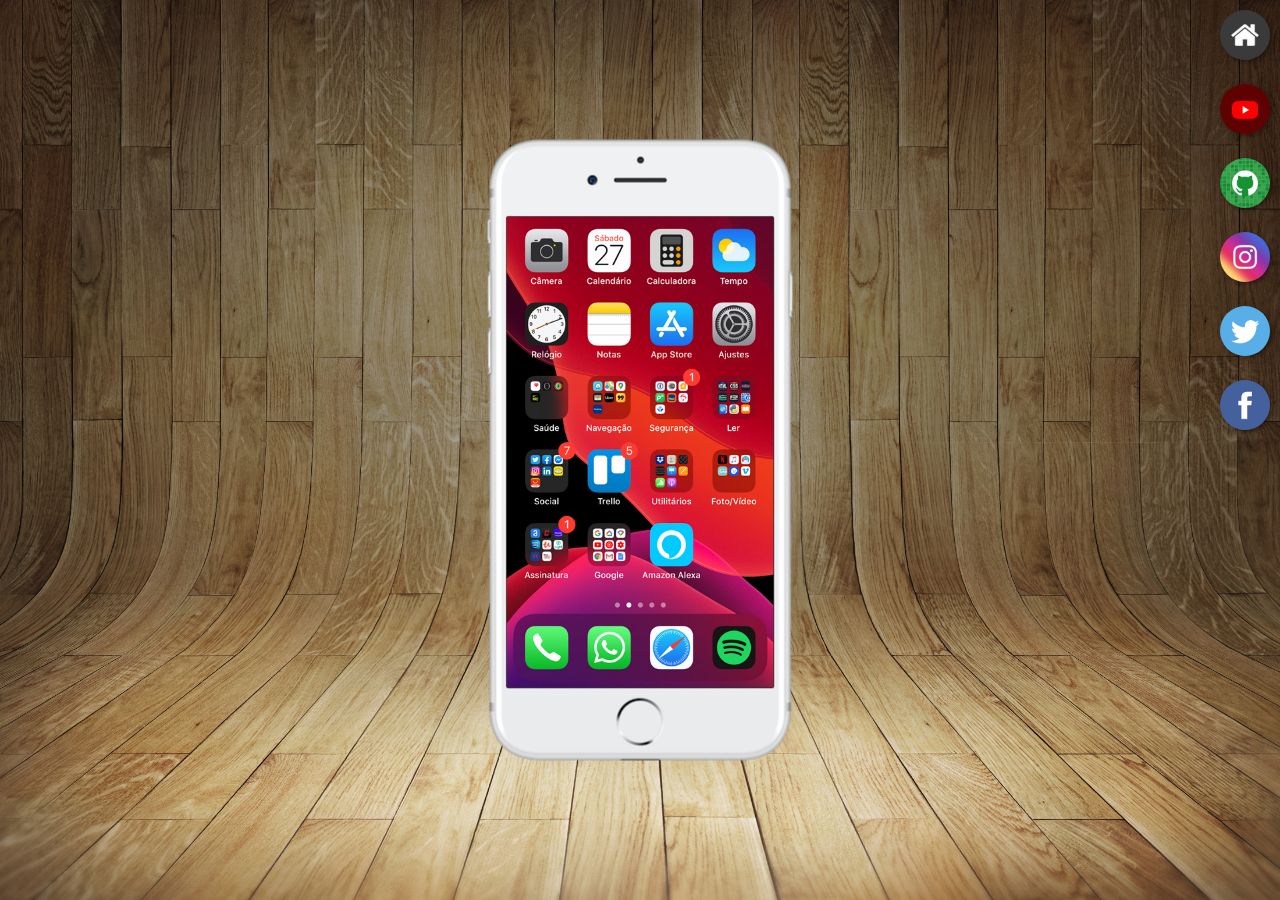
<file: index.html>
<!DOCTYPE html>
<html lang="pt-br">
<head>
    <meta charset="UTF-8">
    <meta name="viewport" content="width=device-width, initial-scale=1.0">
    <link rel="shortcut icon" href="favicon.ico" type="image/x-icon">
    <link rel="stylesheet" href="estilos/style.css">
    <title>Projeto Redes Sociais</title>
</head>
<body>
    <main>
        <section id="telefone">
            <iframe src="home.html" name="tela" id="tela" frameborder="0">Seu navegador não é compatível com isso</iframe>

        </section>
        <section id="redes-sociais">
            <a href="home.html" target="tela"><img src="imagens/logo-home.jpg" alt="home"></a><br>                      
            <a href="youtube.html" target="tela"><img src="imagens/logo-youtube.jpg" alt="youtube"></a><br>                
            <a href="github.html" target="tela"><img src="imagens/logo-github.jpg" alt="github"></a><br>
            <a href="home.html" target="tela"><img src="imagens/logo-instagram.jpg" alt="instagram"></a><br>
            <a href="home.html" target="tela"><img src="imagens/logo-twitter.jpg" alt="twitter"></a><br>
            <a href="home.html" target="tela"><img src="imagens/logo-facebook.jpg" alt="facebook"></a>

        </section>
    </main>
</body>
</html>
</file>
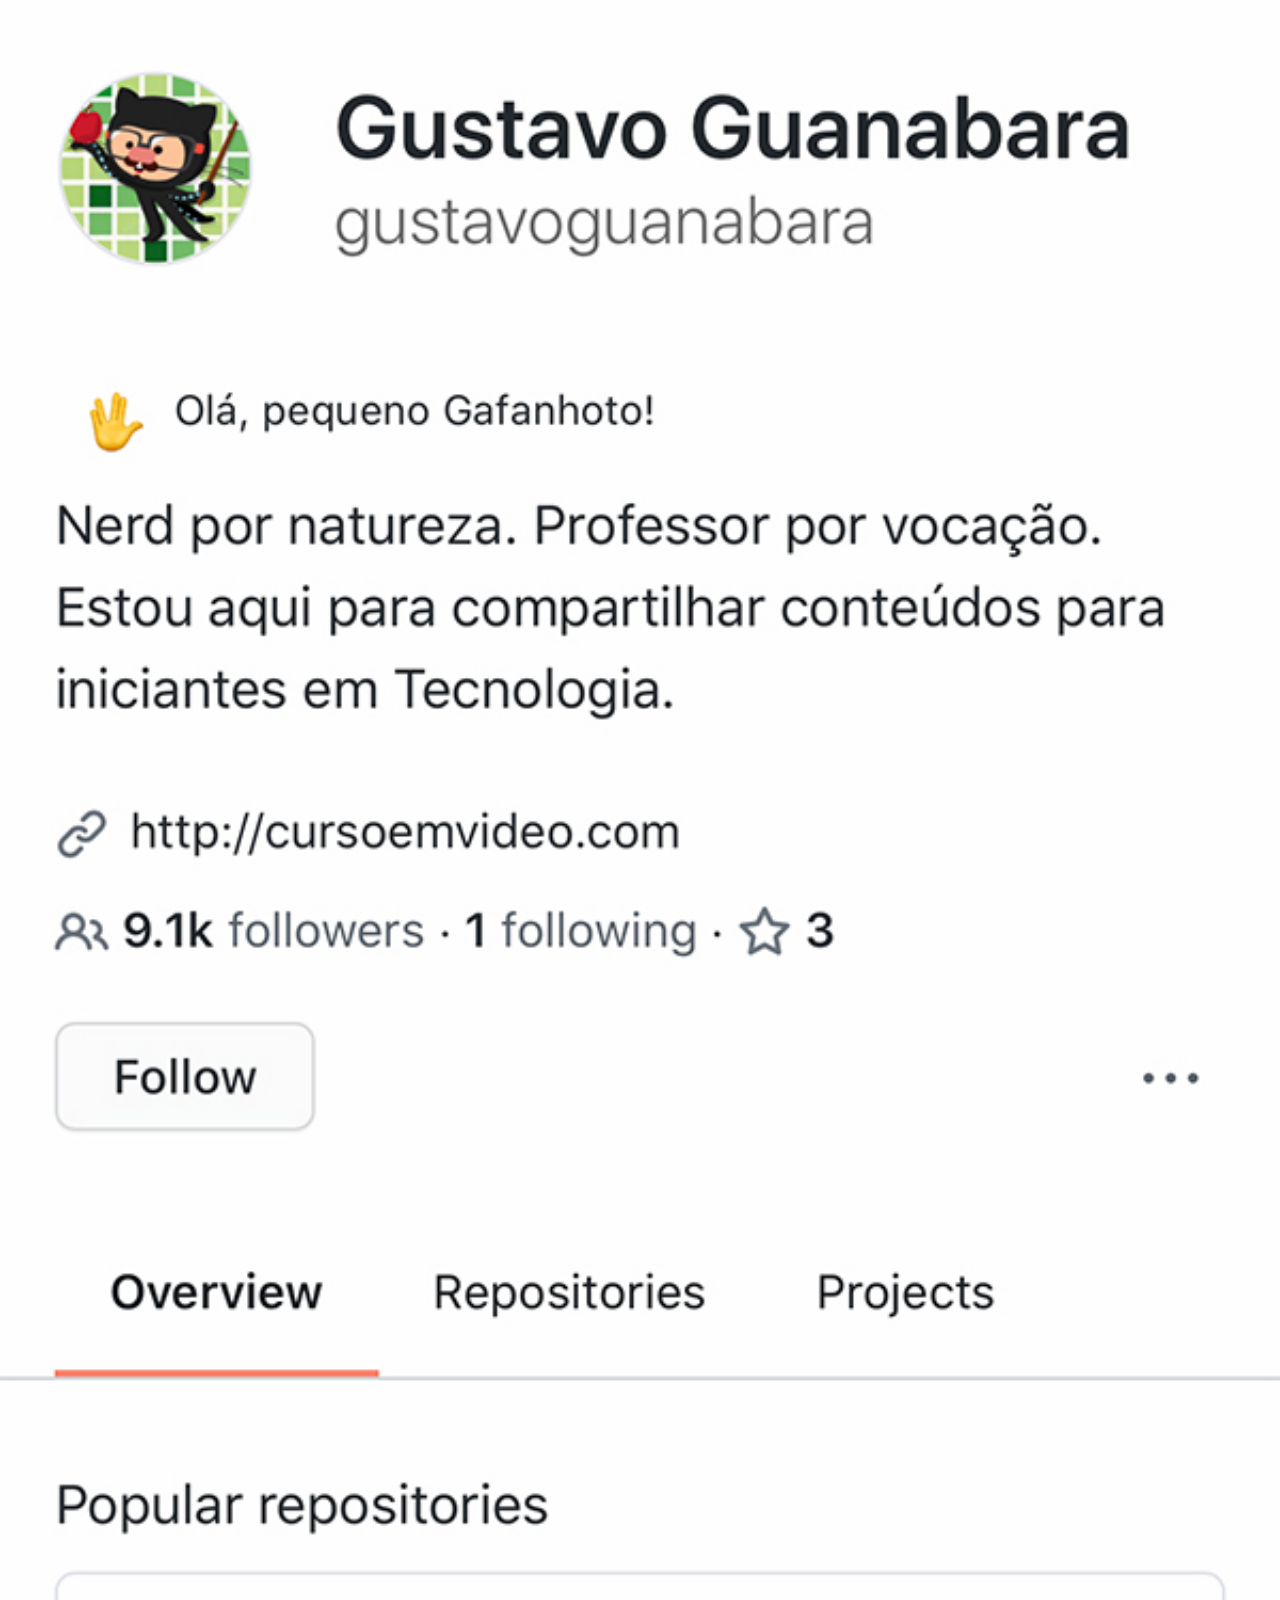
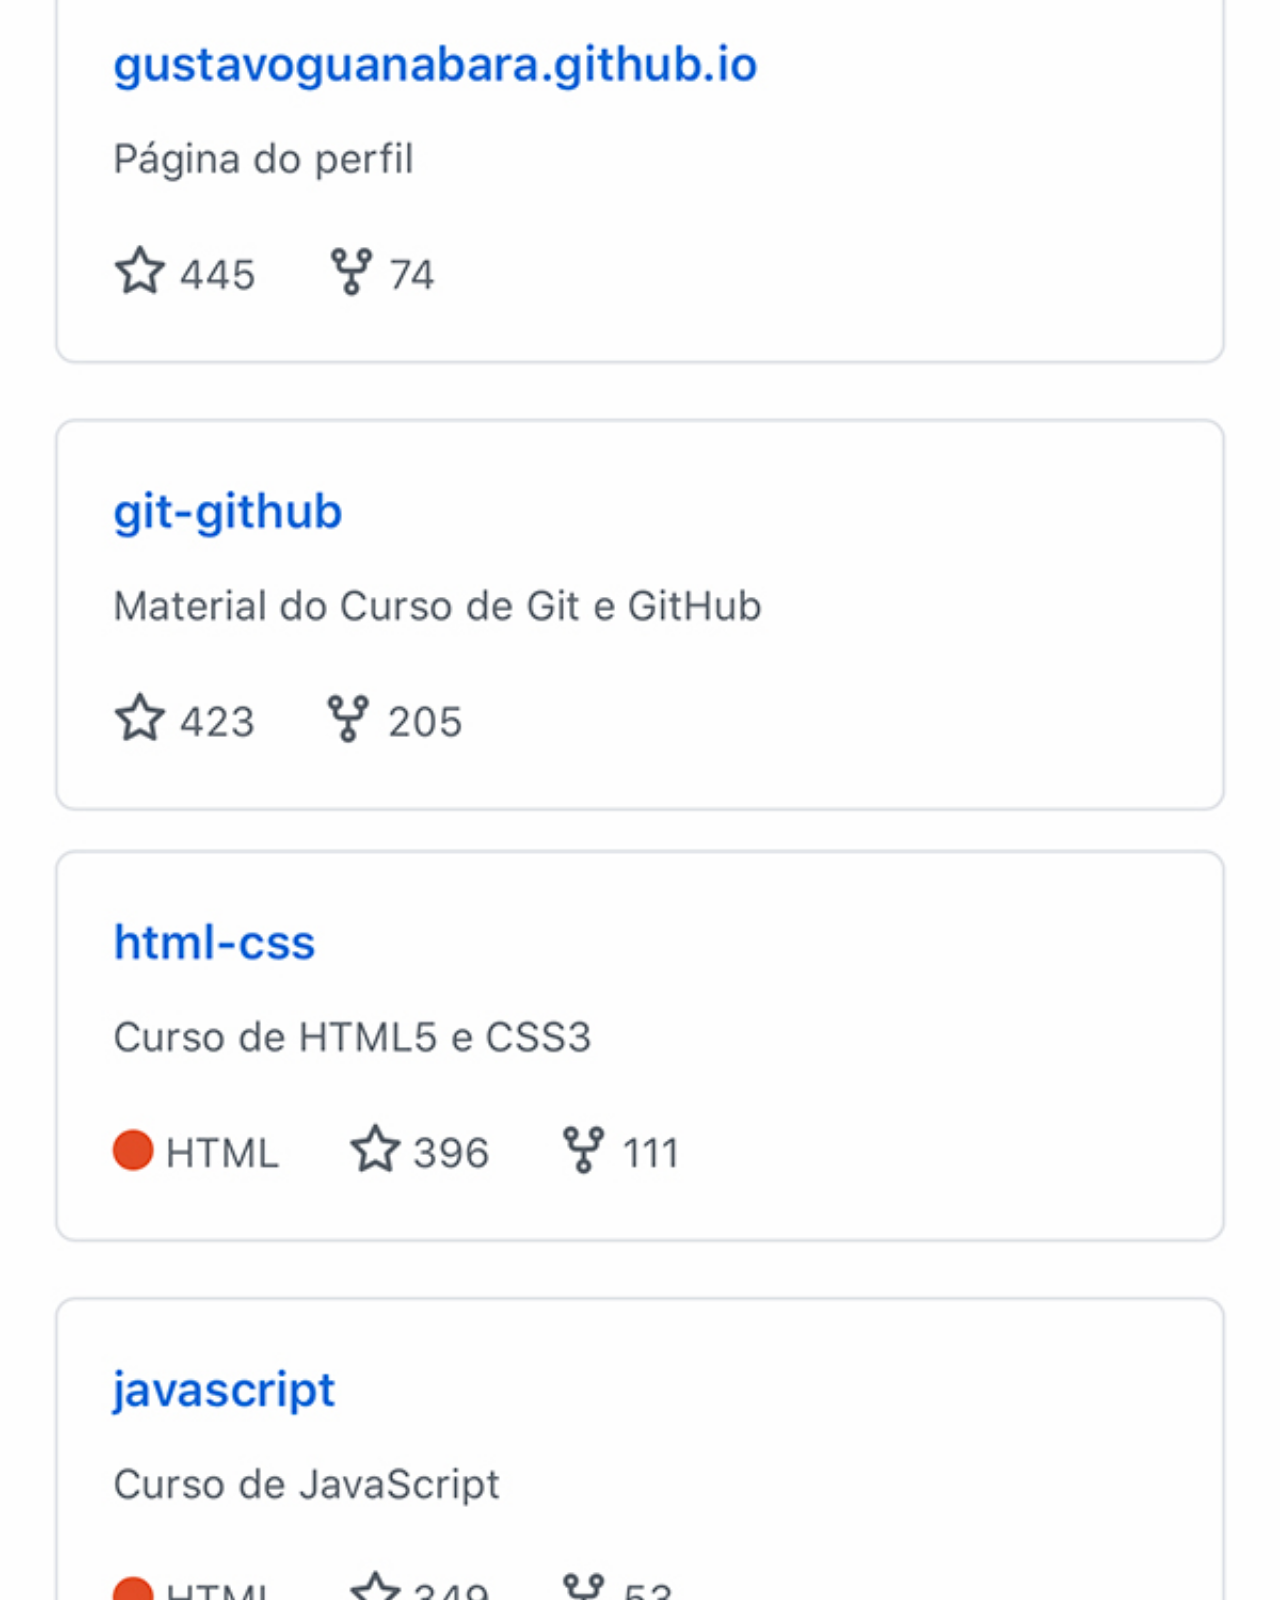
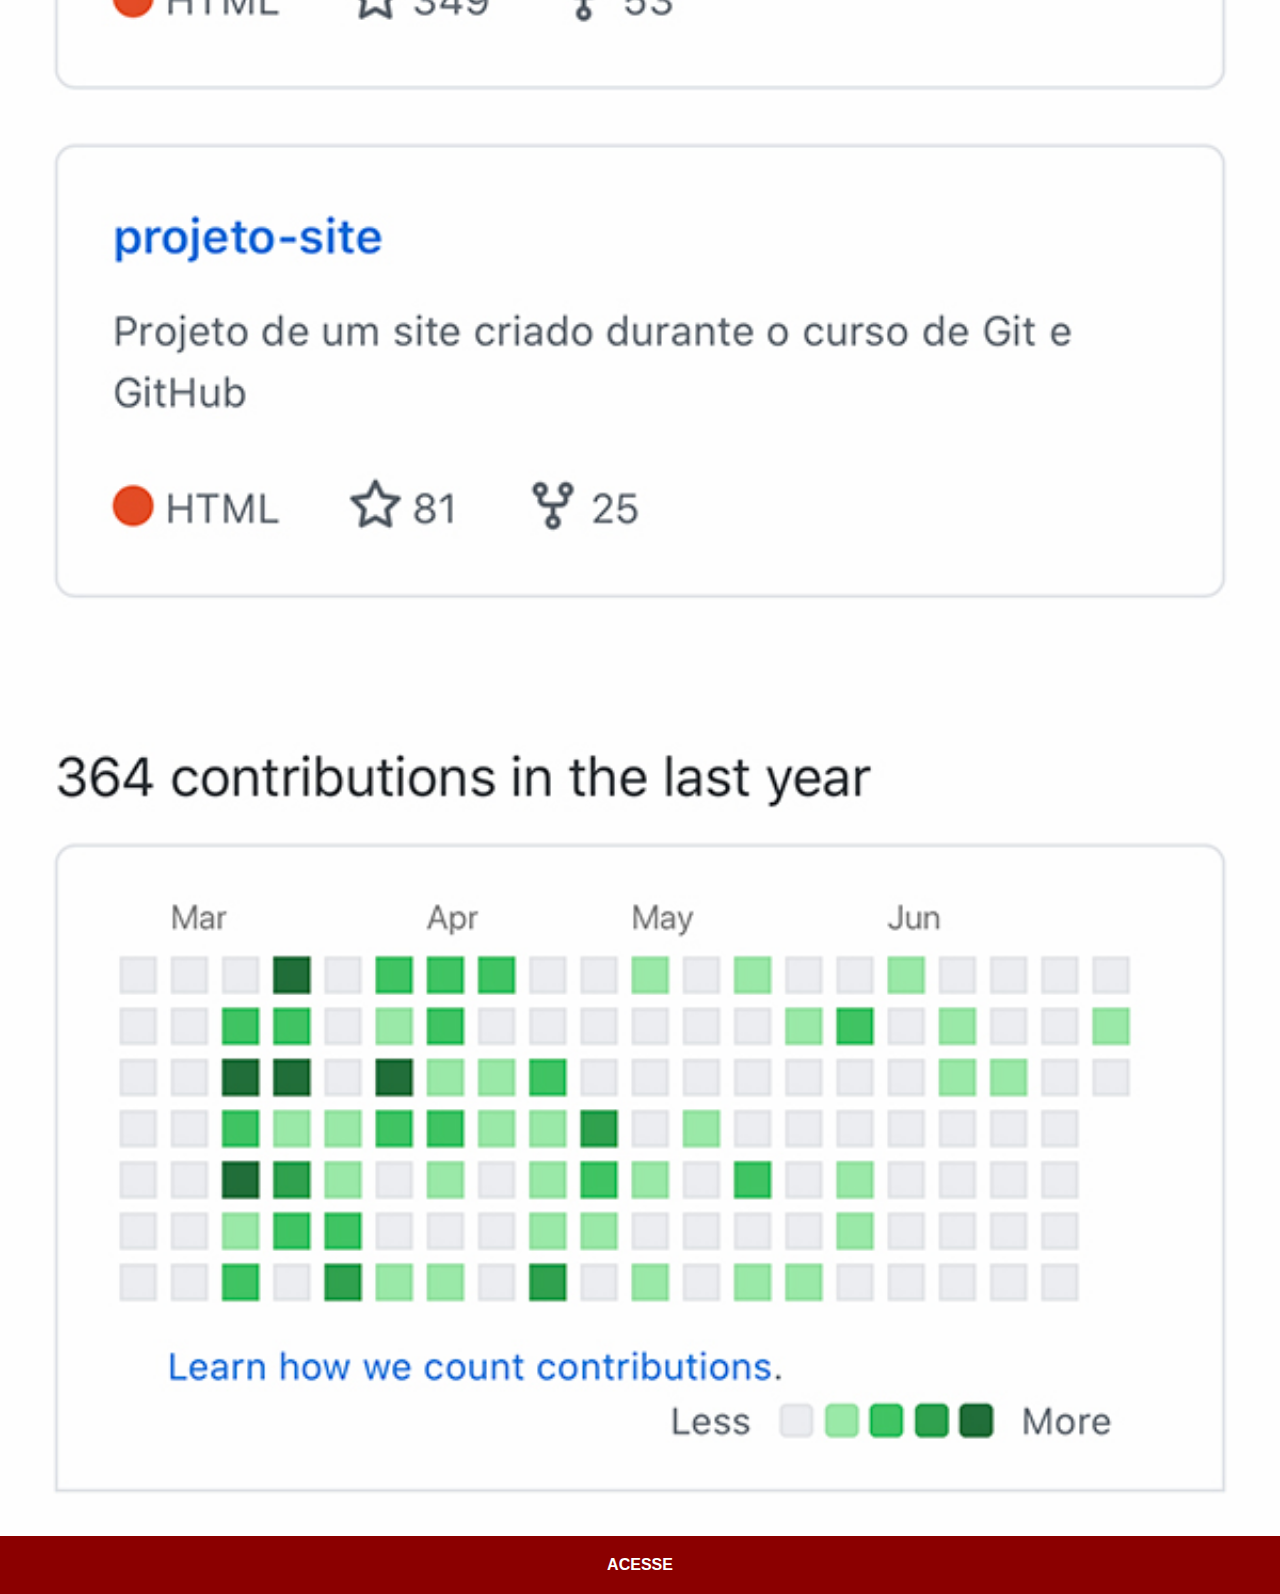
<file: github.html>
<!DOCTYPE html>
<html lang="pt-br">
<head>
    <meta charset="UTF-8">
    <meta name="viewport" content="width=device-width, initial-scale=1.0">
    <link rel="stylesheet" href="estilos/sociais.css">
    <title>GitHub</title>
</head>
<body>
    <img src="imagens/tela-github.jpg" alt="github">
    <a href="https://github.com/gustavoguanabara" target="_blank">ACESSE</a>
</body>
</html>
</file>
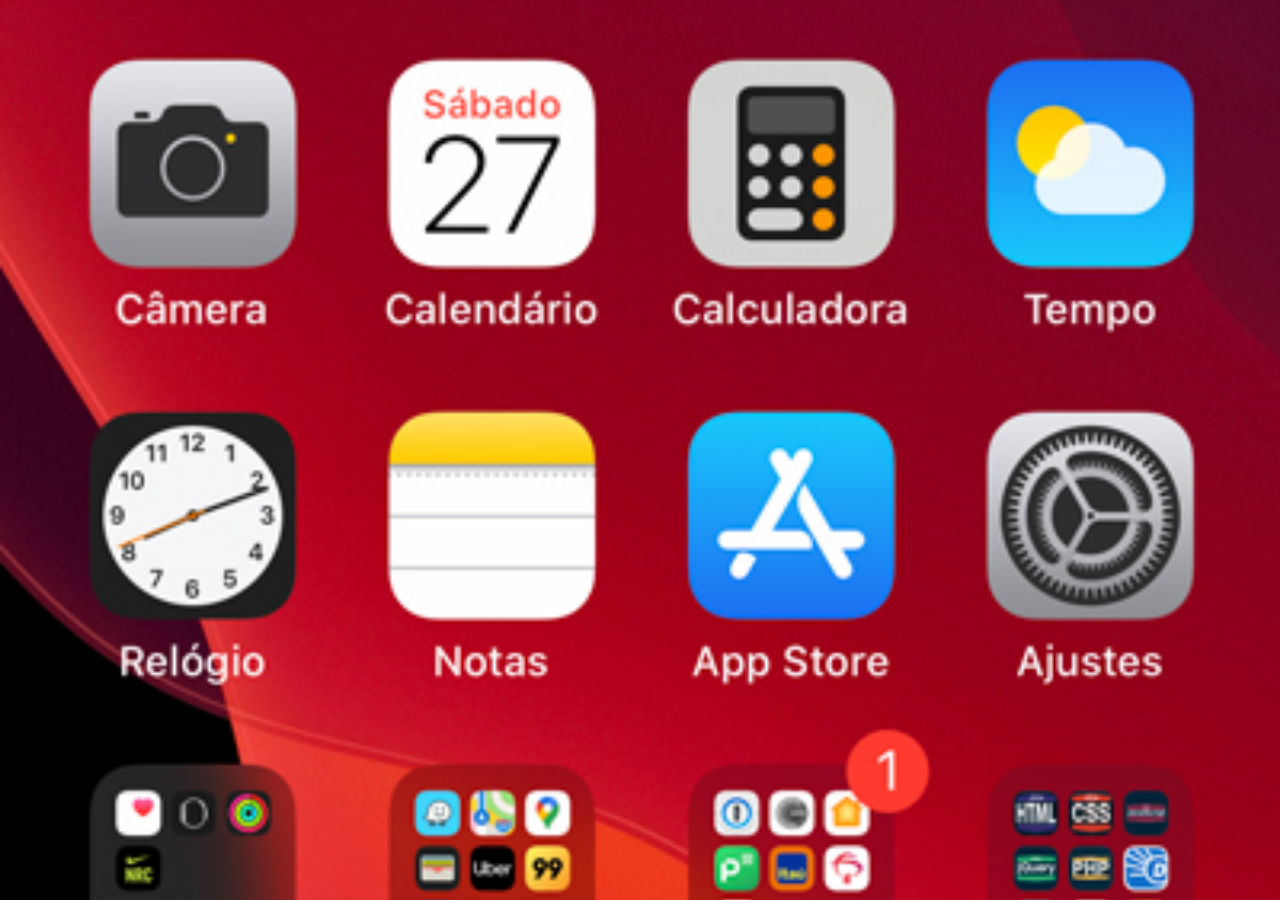
<file: home.html>
<!DOCTYPE html>
<html lang="pr-br">
<head>
    <meta charset="UTF-8">
    <meta name="viewport" content="width=device-width, initial-scale=1.0">
    <title>Home</title>
</head>
<style>
    *{
        margin: 0px;
        padding: 0px;
    }

    body{
        width: 100vw;
        height: 100vh;
        background: black url(imagens/tela-home.jpg) no-repeat top center;
        background-size: cover;
    }
</style>
<body>
    
</body>
</html>
</file>
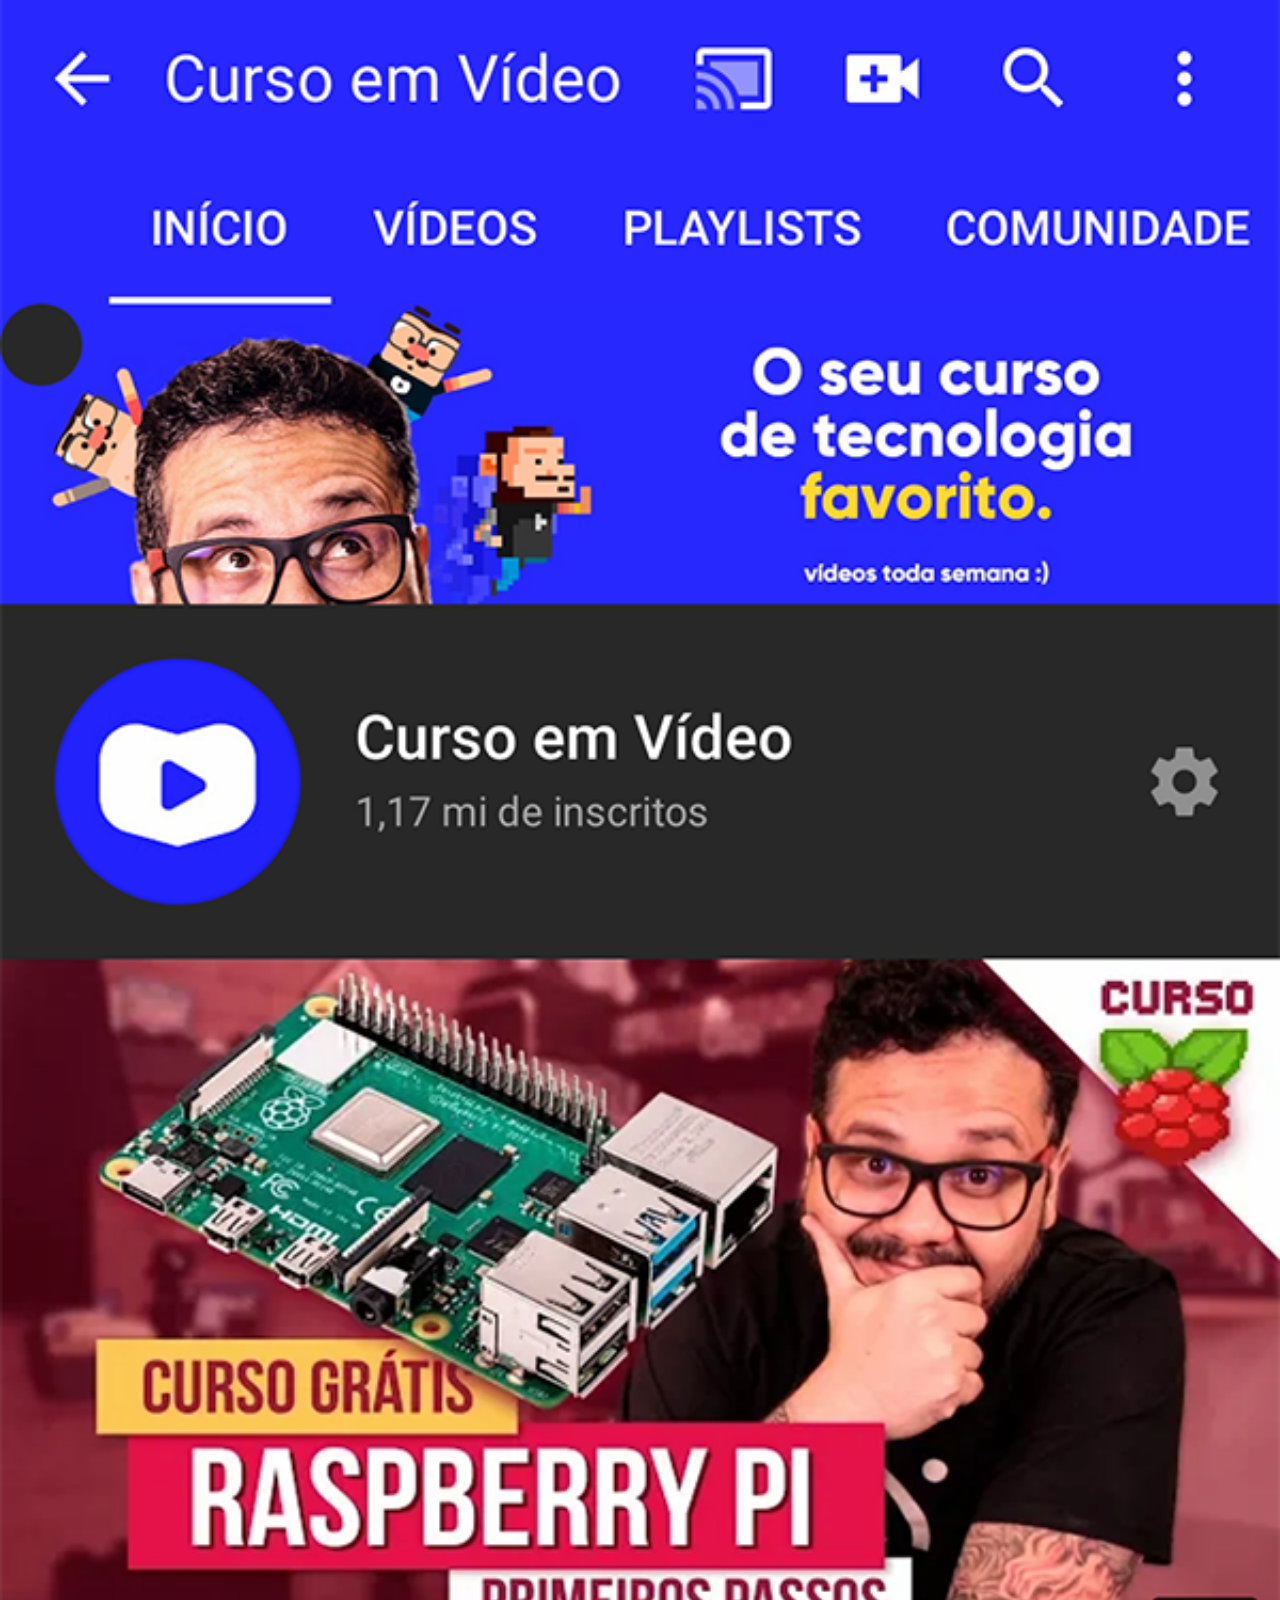
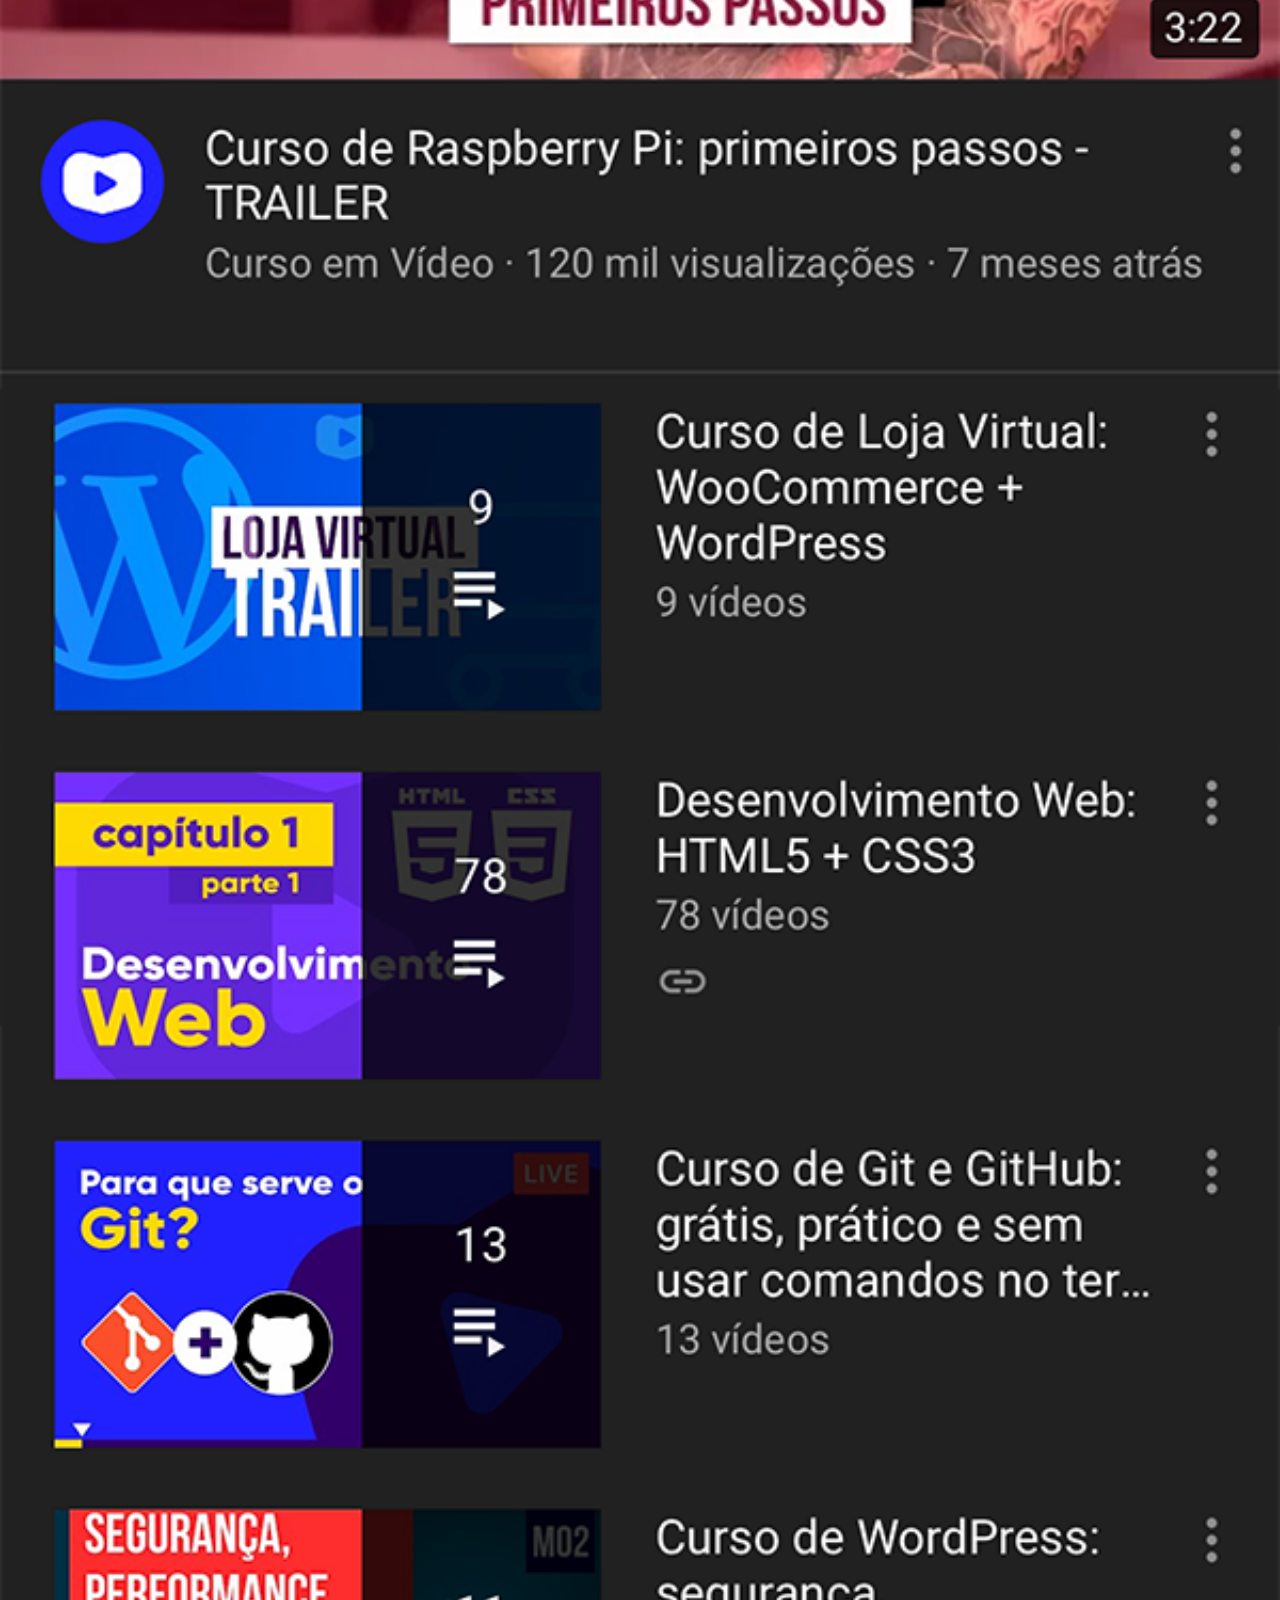
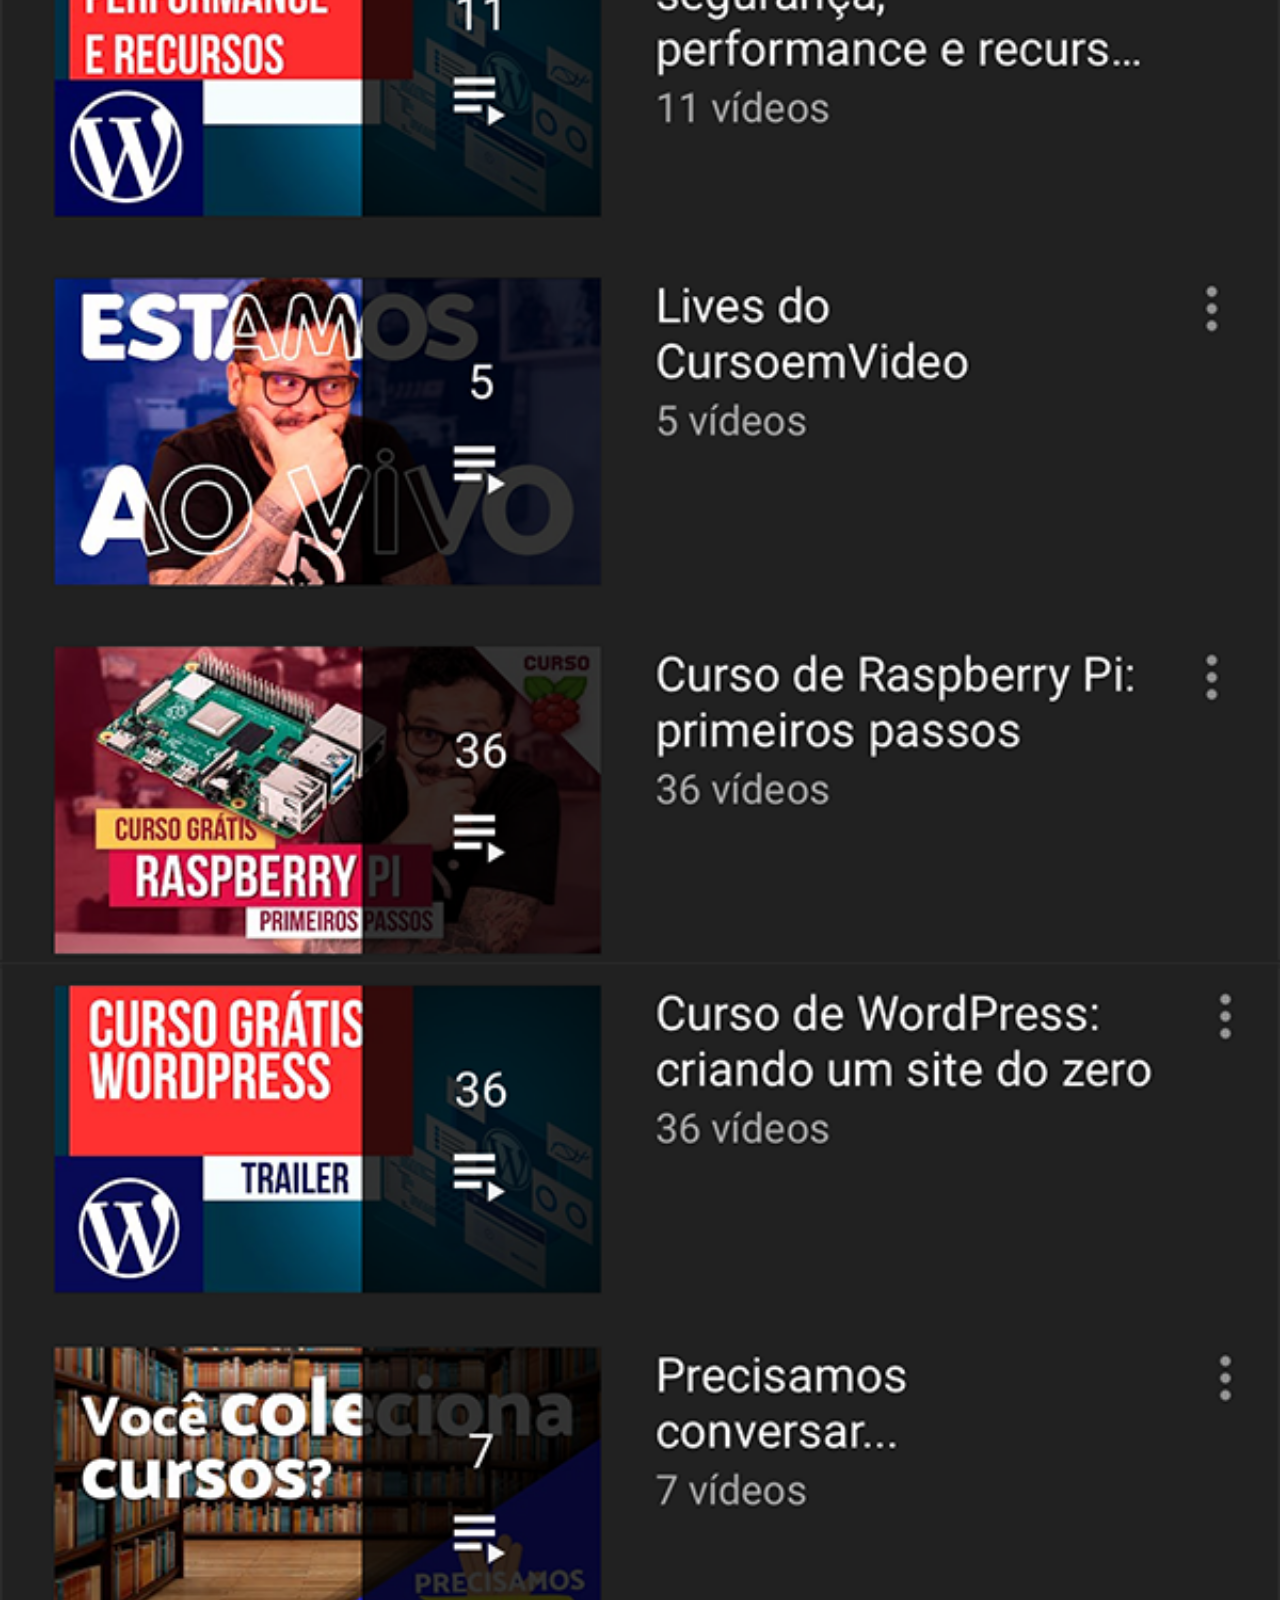
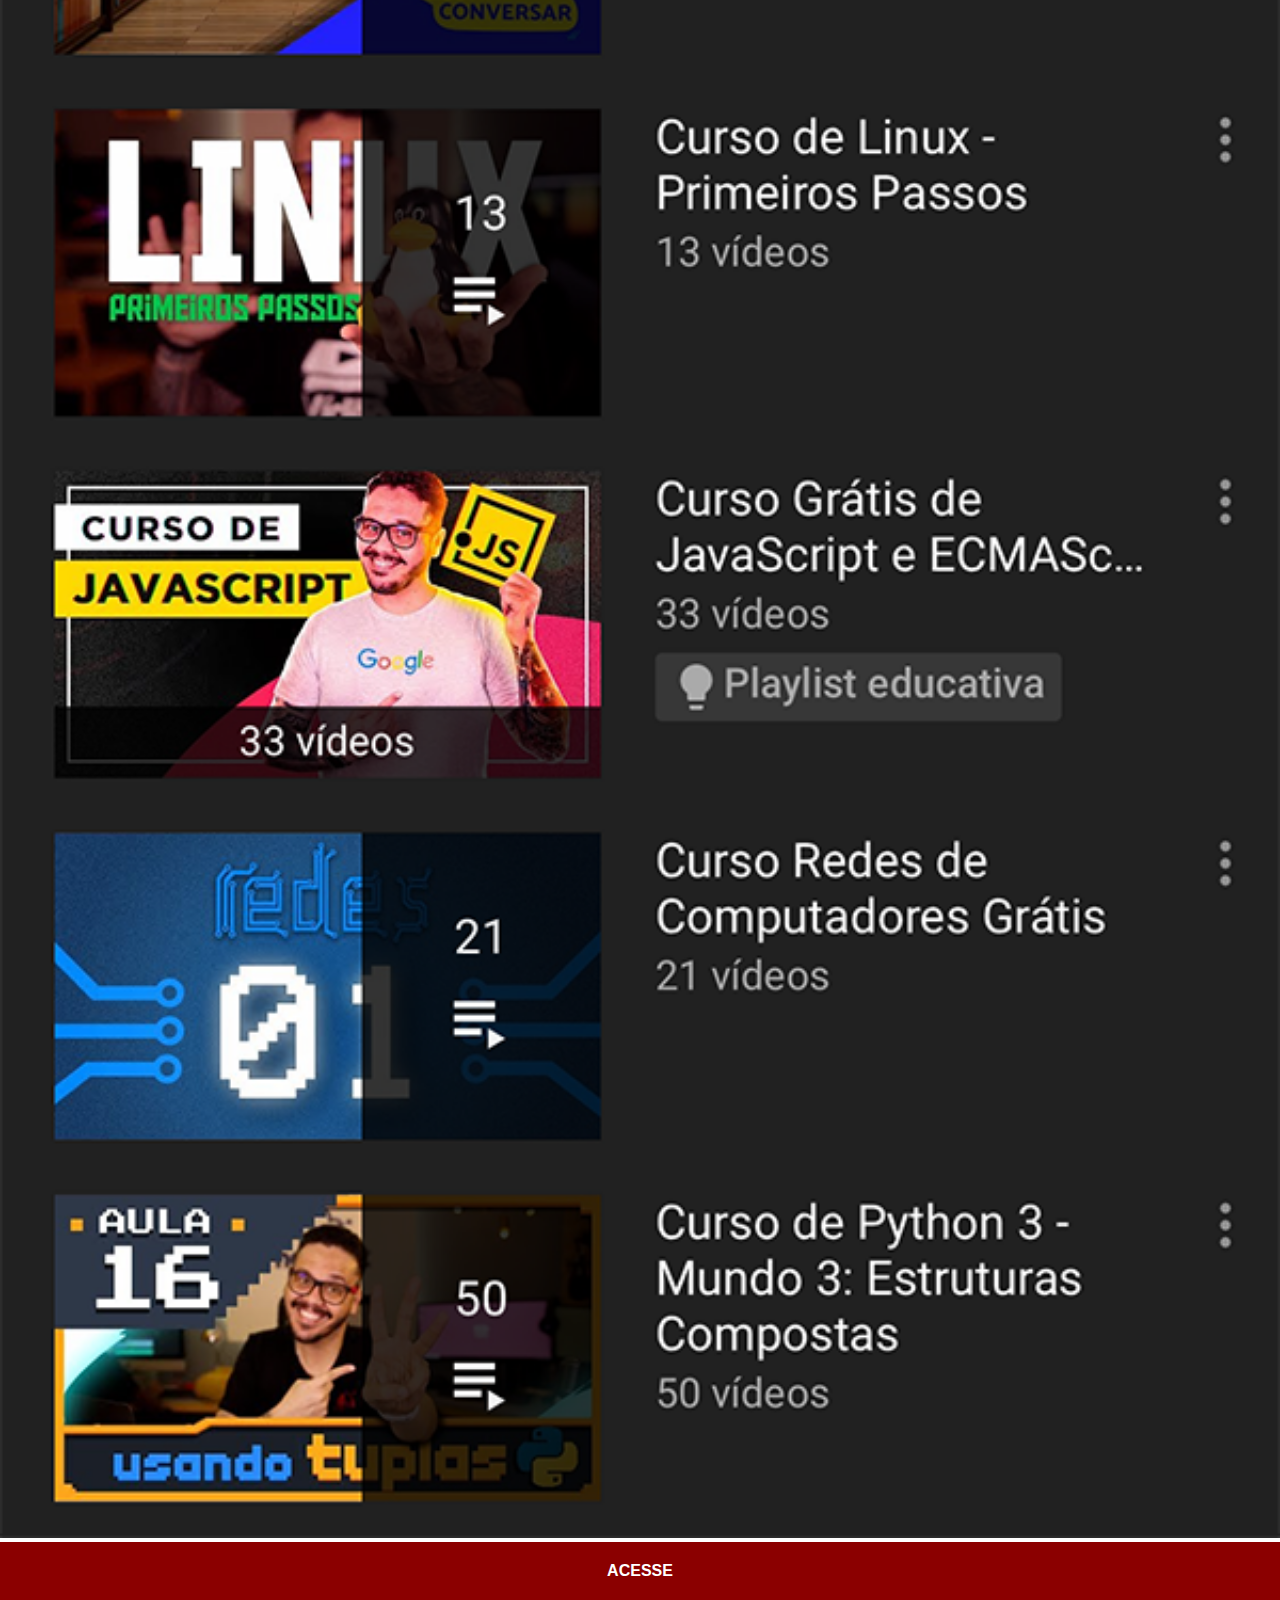
<file: youtube.html>
<!DOCTYPE html>
<html lang="pt-br">
<head>
    <meta charset="UTF-8">
    <meta name="viewport" content="width=device-width, initial-scale=1.0">
    <link rel="stylesheet" href="estilos/sociais.css">
    <title>Youtube</title>
</head>
<body>
    <img src="imagens/tela-youtube.png" alt="youtube">
    <a href="https://www.youtube.com/@cursoemvideo/playlists" target="_blank">ACESSE</a>
</body>
</html>
</file>
<file: estilos/style.css>
@charset "UTF-8";

*{
    margin: 0px;
    padding: 0px;
    font-family: Arial, Helvetica, sans-serif;
}

html, body{
    height: 100vh;
    width: 100vw;
    background-color: black;
}

body{
    background: url(../imagens/fundo-madeira.jpg) no-repeat top center;
    background-size: cover;
    background-attachment: fixed;
}

main{
    position: relative;
    height: 100vh;
}

section#telefone{
    position: absolute;
    top: 50%;
    left: 50%;
    transform: translate(-50%, -50%);

    height: 627px;
    width: 311px;
    background-color: blue;
    background: url(../imagens/frame-iphone.png) no-repeat;
}

iframe#tela{
    position: relative;
    top: 80px;
    left: 22px;
    width: 267px;
    height: 471px;
}
section#redes-sociais{
    text-align: right;
}

section#redes-sociais img{ /* Imagens da section redes-sociais*/
    width: 50px;
    height: 50px;
    margin: 10px;
    border-radius: 50%;
    box-shadow: 2px 2px 5px rgba(0, 0, 0, 0.400);
    box-sizing: border-box; /*Faz com que a borda faça parte da caixa*/
}

section#redes-sociais img:hover{
    border: 2px solid rgba(255, 255, 255, 0.596);
    transform: translate(-3px, -3px); /*Faz o icone saltar*/
    box-shadow: 5px 5px 10px rgba(0, 0, 0, 0.603);
    transition: transform .5; border: .5;
}
</file>
<file: estilos/sociais.css>
@charset "UTF-8";

 *{
            margin: 0px;
            padding: 0px;
        }

        ::-webkit-scrollbar{
            width: 0px;
            height: 0px;
            
        }

        img{
            width: 100%;

        }

        a{
            display: block;
            background-color: darkred;
            color: white;
            padding: 20px;
            text-align: center;
            font-weight: bolder;
            text-decoration: none;
            font-family: Arial, Helvetica, sans-serif;
        }

        a:hover{
            background-color: red;
            transition: 1s;
        }
</file>
